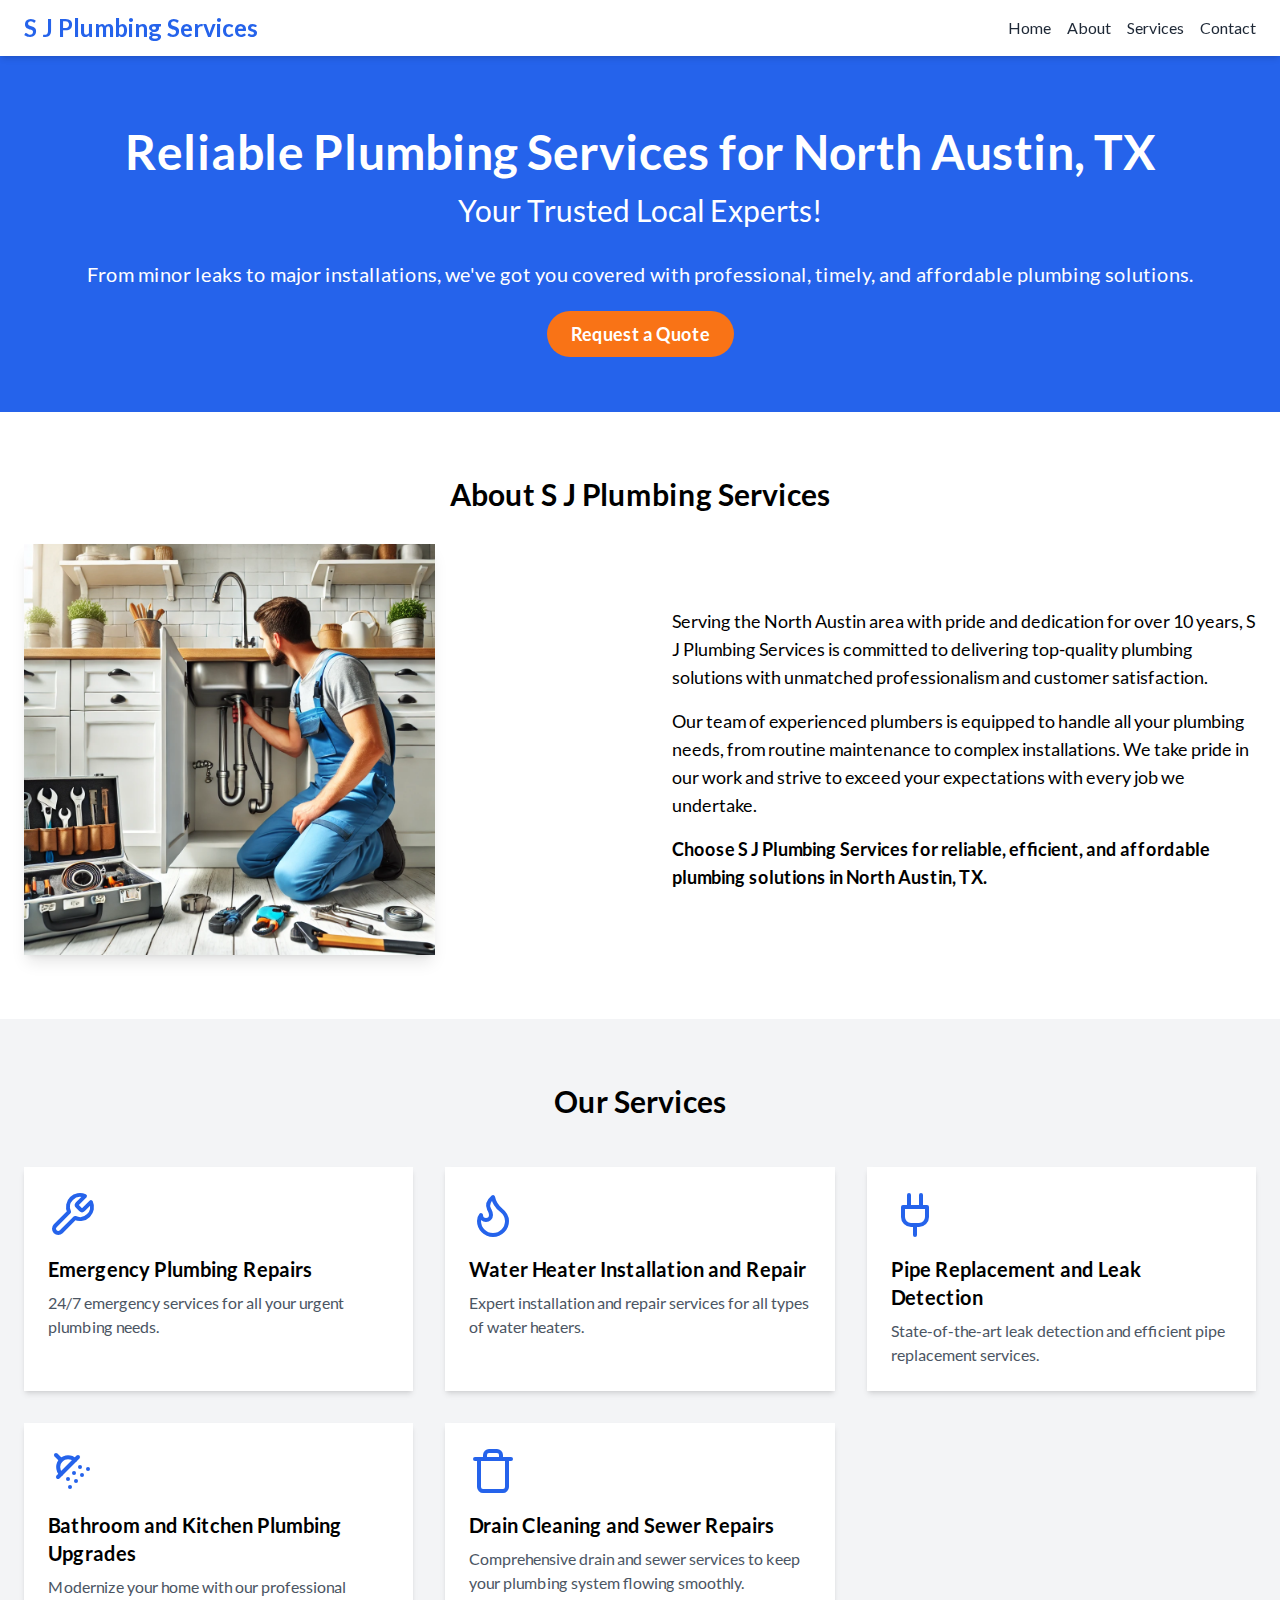
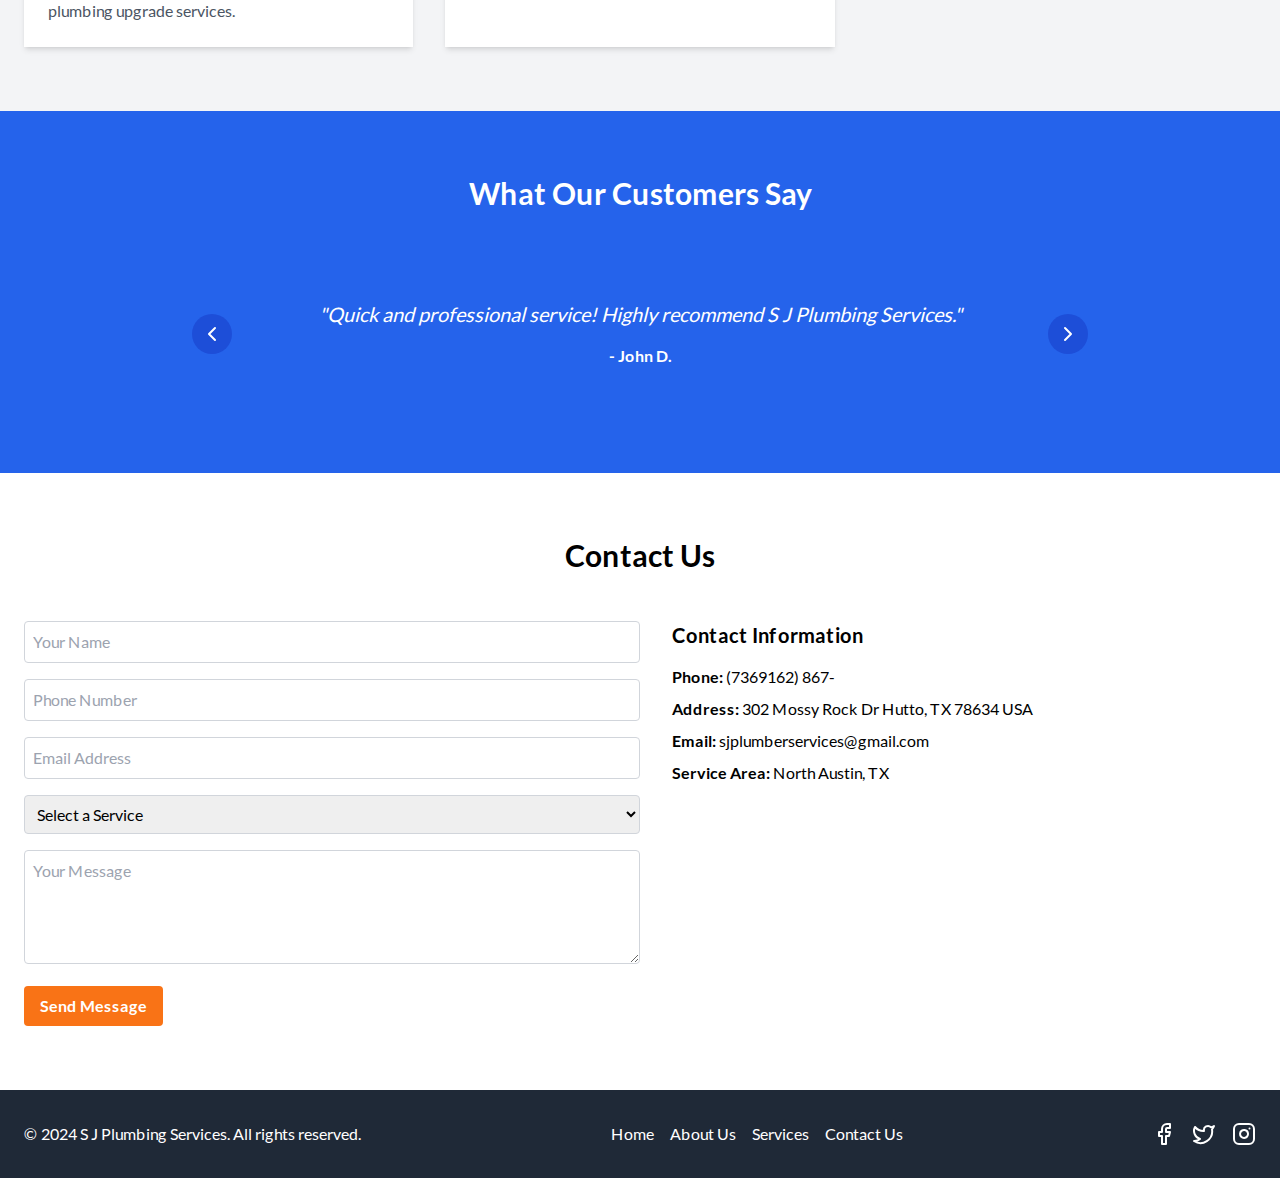
<file: index.html>
<!DOCTYPE html><html lang="en"><head><meta charSet="utf-8"/><meta name="viewport" content="width=device-width, initial-scale=1"/><link rel="preload" href="/_next/static/media/4de1fea1a954a5b6-s.p.woff2" as="font" crossorigin="" type="font/woff2"/><link rel="preload" href="/_next/static/media/6d664cce900333ee-s.p.woff2" as="font" crossorigin="" type="font/woff2"/><link rel="preload" href="/_next/static/media/7ff6869a1704182a-s.p.woff2" as="font" crossorigin="" type="font/woff2"/><link rel="stylesheet" href="/_next/static/css/a18417a79520d24b.css" data-precedence="next"/><link rel="preload" as="script" fetchPriority="low" href="/_next/static/chunks/webpack-eb71513f46f252b9.js"/><script src="/_next/static/chunks/fd9d1056-5d5da651f5c94556.js" async=""></script><script src="/_next/static/chunks/117-01521397c9b14b08.js" async=""></script><script src="/_next/static/chunks/main-app-1c453def1527fe68.js" async=""></script><script src="/_next/static/chunks/142-59492bf958160619.js" async=""></script><script src="/_next/static/chunks/app/page-253bfdaa261038ba.js" async=""></script><title>S J Plumbing Services - Your Trusted Local Experts in North Austin, TX</title><meta name="description" content="Professional plumbing services in North Austin, TX. From minor leaks to major installations, we offer timely and affordable solutions."/><link rel="icon" href="/favicon.ico" type="image/x-icon" sizes="16x16"/><meta name="next-size-adjust"/><script src="/_next/static/chunks/polyfills-42372ed130431b0a.js" noModule=""></script></head><body class="__className_1dd84e"><main class="flex min-h-screen flex-col"><header class="w-full bg-white shadow-md fixed top-0 z-10"><nav class="container mx-auto px-4 sm:px-6 py-3"><div class="flex items-center justify-between"><div class="text-xl sm:text-2xl font-bold text-blue-600">S J Plumbing Services</div><div class="hidden md:flex space-x-4"><a class="text-gray-800 hover:text-blue-600" href="#">Home</a><a class="text-gray-800 hover:text-blue-600" href="#about">About</a><a class="text-gray-800 hover:text-blue-600" href="#services">Services</a><a class="text-gray-800 hover:text-blue-600" href="#contact">Contact</a></div><button class="md:hidden" aria-label="Toggle menu"><svg xmlns="http://www.w3.org/2000/svg" width="24" height="24" viewBox="0 0 24 24" fill="none" stroke="currentColor" stroke-width="2" stroke-linecap="round" stroke-linejoin="round" class="lucide lucide-menu"><line x1="4" x2="20" y1="12" y2="12"></line><line x1="4" x2="20" y1="6" y2="6"></line><line x1="4" x2="20" y1="18" y2="18"></line></svg></button></div></nav></header><section class="w-full bg-blue-600 text-white pt-16"><div class="container mx-auto px-4 sm:px-6 py-12 sm:py-16 text-center"><h1 class="text-3xl sm:text-4xl md:text-5xl font-bold mb-4">Reliable Plumbing Services for North Austin, TX</h1><h2 class="text-xl sm:text-2xl md:text-3xl mb-6 sm:mb-8">Your Trusted Local Experts!</h2><p class="text-lg sm:text-xl mb-6 sm:mb-8">From minor leaks to major installations, we&#x27;ve got you covered with professional, timely, and affordable plumbing solutions.</p><a class="bg-orange-500 hover:bg-orange-600 text-white font-bold py-3 px-6 rounded-full text-lg transition duration-300" href="#contact">Request a Quote</a></div></section><section id="about" class="w-full bg-white py-12 sm:py-16"><div class="container mx-auto px-4 sm:px-6"><h2 class="text-2xl sm:text-3xl font-bold text-center mb-8">About S J Plumbing Services</h2><div class="flex flex-col md:flex-row items-center justify-between"><div class="md:w-1/3 mb-8 md:mb-0"><img alt="S J Plumbing Team or a representative plumbing image" loading="lazy" width="500" height="500" decoding="async" data-nimg="1" class="rounded-lg shadow-lg w-full h-auto" style="color:transparent" src="/_next/static/media/image.80bc6173.png"/></div><div class="md:w-1/2 md:pl-8"><p class="text-base sm:text-lg mb-4">Serving the North Austin area with pride and dedication for over 10 years, S J Plumbing Services is committed to delivering top-quality plumbing solutions with unmatched professionalism and customer satisfaction.</p><p class="text-base sm:text-lg mb-4">Our team of experienced plumbers is equipped to handle all your plumbing needs, from routine maintenance to complex installations. We take pride in our work and strive to exceed your expectations with every job we undertake.</p><p class="text-base sm:text-lg font-semibold">Choose S J Plumbing Services for reliable, efficient, and affordable plumbing solutions in North Austin, TX.</p></div></div></div></section><section id="services" class="w-full bg-gray-100 py-12 sm:py-16"><div class="container mx-auto px-4 sm:px-6"><h2 class="text-2xl sm:text-3xl font-bold text-center mb-8 sm:mb-12">Our Services</h2><div class="grid grid-cols-1 sm:grid-cols-2 lg:grid-cols-3 gap-6 sm:gap-8"><div class="bg-white p-6 rounded-lg shadow-md"><svg xmlns="http://www.w3.org/2000/svg" width="24" height="24" viewBox="0 0 24 24" fill="none" stroke="currentColor" stroke-width="2" stroke-linecap="round" stroke-linejoin="round" class="lucide lucide-wrench w-12 h-12 text-blue-600 mb-4"><path d="M14.7 6.3a1 1 0 0 0 0 1.4l1.6 1.6a1 1 0 0 0 1.4 0l3.77-3.77a6 6 0 0 1-7.94 7.94l-6.91 6.91a2.12 2.12 0 0 1-3-3l6.91-6.91a6 6 0 0 1 7.94-7.94l-3.76 3.76z"></path></svg><h3 class="text-lg sm:text-xl font-semibold mb-2">Emergency Plumbing Repairs</h3><p class="text-gray-600 text-sm sm:text-base">24/7 emergency services for all your urgent plumbing needs.</p></div><div class="bg-white p-6 rounded-lg shadow-md"><svg xmlns="http://www.w3.org/2000/svg" width="24" height="24" viewBox="0 0 24 24" fill="none" stroke="currentColor" stroke-width="2" stroke-linecap="round" stroke-linejoin="round" class="lucide lucide-flame w-12 h-12 text-blue-600 mb-4"><path d="M8.5 14.5A2.5 2.5 0 0 0 11 12c0-1.38-.5-2-1-3-1.072-2.143-.224-4.054 2-6 .5 2.5 2 4.9 4 6.5 2 1.6 3 3.5 3 5.5a7 7 0 1 1-14 0c0-1.153.433-2.294 1-3a2.5 2.5 0 0 0 2.5 2.5z"></path></svg><h3 class="text-lg sm:text-xl font-semibold mb-2">Water Heater Installation and Repair</h3><p class="text-gray-600 text-sm sm:text-base">Expert installation and repair services for all types of water heaters.</p></div><div class="bg-white p-6 rounded-lg shadow-md"><svg xmlns="http://www.w3.org/2000/svg" width="24" height="24" viewBox="0 0 24 24" fill="none" stroke="currentColor" stroke-width="2" stroke-linecap="round" stroke-linejoin="round" class="lucide lucide-plug w-12 h-12 text-blue-600 mb-4"><path d="M12 22v-5"></path><path d="M9 8V2"></path><path d="M15 8V2"></path><path d="M18 8v5a4 4 0 0 1-4 4h-4a4 4 0 0 1-4-4V8Z"></path></svg><h3 class="text-lg sm:text-xl font-semibold mb-2">Pipe Replacement and Leak Detection</h3><p class="text-gray-600 text-sm sm:text-base">State-of-the-art leak detection and efficient pipe replacement services.</p></div><div class="bg-white p-6 rounded-lg shadow-md"><svg xmlns="http://www.w3.org/2000/svg" width="24" height="24" viewBox="0 0 24 24" fill="none" stroke="currentColor" stroke-width="2" stroke-linecap="round" stroke-linejoin="round" class="lucide lucide-shower-head w-12 h-12 text-blue-600 mb-4"><path d="m4 4 2.5 2.5"></path><path d="M13.5 6.5a4.95 4.95 0 0 0-7 7"></path><path d="M15 5 5 15"></path><path d="M14 17v.01"></path><path d="M10 16v.01"></path><path d="M13 13v.01"></path><path d="M16 10v.01"></path><path d="M11 20v.01"></path><path d="M17 14v.01"></path><path d="M20 11v.01"></path></svg><h3 class="text-lg sm:text-xl font-semibold mb-2">Bathroom and Kitchen Plumbing Upgrades</h3><p class="text-gray-600 text-sm sm:text-base">Modernize your home with our professional plumbing upgrade services.</p></div><div class="bg-white p-6 rounded-lg shadow-md"><svg xmlns="http://www.w3.org/2000/svg" width="24" height="24" viewBox="0 0 24 24" fill="none" stroke="currentColor" stroke-width="2" stroke-linecap="round" stroke-linejoin="round" class="lucide lucide-trash w-12 h-12 text-blue-600 mb-4"><path d="M3 6h18"></path><path d="M19 6v14c0 1-1 2-2 2H7c-1 0-2-1-2-2V6"></path><path d="M8 6V4c0-1 1-2 2-2h4c1 0 2 1 2 2v2"></path></svg><h3 class="text-lg sm:text-xl font-semibold mb-2">Drain Cleaning and Sewer Repairs</h3><p class="text-gray-600 text-sm sm:text-base">Comprehensive drain and sewer services to keep your plumbing system flowing smoothly.</p></div></div></div></section><section class="w-full bg-blue-600 text-white py-12 sm:py-16"><div class="container mx-auto px-4 sm:px-6"><h2 class="text-2xl sm:text-3xl font-bold text-center mb-8 sm:mb-12">What Our Customers Say</h2><div class="relative max-w-4xl mx-auto px-8 sm:px-12"><div class="text-center min-h-[150px] flex flex-col justify-center"><p class="text-lg sm:text-xl italic mb-4">&quot;<!-- -->Quick and professional service! Highly recommend S J Plumbing Services.<!-- -->&quot;</p><p class="font-semibold">- <!-- -->John D.</p></div><button class="absolute left-0 top-1/2 transform -translate-y-1/2 bg-blue-700 p-2 rounded-full" aria-label="Previous testimonial"><svg xmlns="http://www.w3.org/2000/svg" width="24" height="24" viewBox="0 0 24 24" fill="none" stroke="currentColor" stroke-width="2" stroke-linecap="round" stroke-linejoin="round" class="lucide lucide-chevron-left w-5 h-5 sm:w-6 sm:h-6"><path d="m15 18-6-6 6-6"></path></svg></button><button class="absolute right-0 top-1/2 transform -translate-y-1/2 bg-blue-700 p-2 rounded-full" aria-label="Next testimonial"><svg xmlns="http://www.w3.org/2000/svg" width="24" height="24" viewBox="0 0 24 24" fill="none" stroke="currentColor" stroke-width="2" stroke-linecap="round" stroke-linejoin="round" class="lucide lucide-chevron-right w-5 h-5 sm:w-6 sm:h-6"><path d="m9 18 6-6-6-6"></path></svg></button></div></div></section><section id="contact" class="w-full bg-white py-12 sm:py-16"><div class="container mx-auto px-4 sm:px-6"><h2 class="text-2xl sm:text-3xl font-bold text-center mb-8 sm:mb-12">Contact Us</h2><div class="flex flex-col md:flex-row justify-between"><div class="md:w-1/2 mb-8 md:mb-0"><form class="space-y-4"><input type="text" placeholder="Your Name" class="w-full p-2 border border-gray-300 rounded" required="" name="name" value=""/><input type="tel" placeholder="Phone Number" class="w-full p-2 border border-gray-300 rounded" required="" name="phone" value=""/><input type="email" placeholder="Email Address" class="w-full p-2 border border-gray-300 rounded" required="" name="email" value=""/><select name="service" class="w-full p-2 border border-gray-300 rounded" required=""><option value="" selected="">Select a Service</option><option value="emergency">Emergency Plumbing Repairs</option><option value="waterheater">Water Heater Services</option><option value="pipes">Pipe Replacement and Leak Detection</option><option value="upgrades">Bathroom and Kitchen Upgrades</option><option value="drain">Drain Cleaning and Sewer Repairs</option></select><textarea name="message" placeholder="Your Message" class="w-full p-2 border border-gray-300 rounded" rows="4" required=""></textarea><button type="submit" class="w-full sm:w-auto bg-orange-500 hover:bg-orange-600 text-white font-bold py-2 px-4 rounded transition duration-300">Send Message</button></form></div><div class="md:w-1/2 md:pl-8"><h3 class="text-xl font-semibold mb-4">Contact Information</h3><p class="mb-2"><strong>Phone:</strong> (7369162) 867-</p><p class="mb-2"><strong>Address:</strong> 302 Mossy Rock Dr Hutto, TX 78634 USA</p><p class="mb-2"><strong>Email:</strong> sjplumberservices@gmail.com</p><p class="mb-4"><strong>Service Area:</strong> North Austin, TX</p><div class="aspect-w-16 aspect-h-9"><iframe src="https://www.google.com/maps/embed?pb=!1m18!1m12!1m3!1d3436.7427161605196!2d-97.54183772264487!3d30.528313474683415!2m3!1f0!2f0!3f0!3m2!1i1024!2i768!4f13.1!3m3!1m2!1s0x8644db6e274e93dd%3A0x3fa6a55e93957d4a!2s302%20Mossy%20Rock%20Dr%2C%20Hutto%2C%20TX%2078634!5e0!3m2!1sen!2sus!4v1733288643573!5m2!1sen!2sus" width="100%" height="100%" style="border:0" allowFullScreen="" loading="lazy"></iframe></div></div></div></div></section><footer class="w-full bg-gray-800 text-white py-8"><div class="container mx-auto px-4 sm:px-6"><div class="flex flex-col md:flex-row justify-between items-center"><div class="mb-4 md:mb-0 text-center md:text-left"><p>© 2024 S J Plumbing Services. All rights reserved.</p></div><div class="flex flex-wrap justify-center space-x-4 mb-4 md:mb-0"><a class="hover:text-blue-400" href="/">Home</a><a class="hover:text-blue-400" href="#about">About Us</a><a class="hover:text-blue-400" href="#services">Services</a><a class="hover:text-blue-400" href="#contact">Contact Us</a></div><div class="flex space-x-4"><a href="#" class="hover:text-blue-400"><svg xmlns="http://www.w3.org/2000/svg" width="24" height="24" viewBox="0 0 24 24" fill="none" stroke="currentColor" stroke-width="2" stroke-linecap="round" stroke-linejoin="round" class="lucide lucide-facebook w-6 h-6"><path d="M18 2h-3a5 5 0 0 0-5 5v3H7v4h3v8h4v-8h3l1-4h-4V7a1 1 0 0 1 1-1h3z"></path></svg></a><a href="#" class="hover:text-blue-400"><svg xmlns="http://www.w3.org/2000/svg" width="24" height="24" viewBox="0 0 24 24" fill="none" stroke="currentColor" stroke-width="2" stroke-linecap="round" stroke-linejoin="round" class="lucide lucide-twitter w-6 h-6"><path d="M22 4s-.7 2.1-2 3.4c1.6 10-9.4 17.3-18 11.6 2.2.1 4.4-.6 6-2C3 15.5.5 9.6 3 5c2.2 2.6 5.6 4.1 9 4-.9-4.2 4-6.6 7-3.8 1.1 0 3-1.2 3-1.2z"></path></svg></a><a href="#" class="hover:text-blue-400"><svg xmlns="http://www.w3.org/2000/svg" width="24" height="24" viewBox="0 0 24 24" fill="none" stroke="currentColor" stroke-width="2" stroke-linecap="round" stroke-linejoin="round" class="lucide lucide-instagram w-6 h-6"><rect width="20" height="20" x="2" y="2" rx="5" ry="5"></rect><path d="M16 11.37A4 4 0 1 1 12.63 8 4 4 0 0 1 16 11.37z"></path><line x1="17.5" x2="17.51" y1="6.5" y2="6.5"></line></svg></a></div></div></div></footer></main><script src="/_next/static/chunks/webpack-eb71513f46f252b9.js" async=""></script><script>(self.__next_f=self.__next_f||[]).push([0]);self.__next_f.push([2,null])</script><script>self.__next_f.push([1,"1:HL[\"/_next/static/media/4de1fea1a954a5b6-s.p.woff2\",\"font\",{\"crossOrigin\":\"\",\"type\":\"font/woff2\"}]\n2:HL[\"/_next/static/media/6d664cce900333ee-s.p.woff2\",\"font\",{\"crossOrigin\":\"\",\"type\":\"font/woff2\"}]\n3:HL[\"/_next/static/media/7ff6869a1704182a-s.p.woff2\",\"font\",{\"crossOrigin\":\"\",\"type\":\"font/woff2\"}]\n4:HL[\"/_next/static/css/a18417a79520d24b.css\",\"style\"]\n"])</script><script>self.__next_f.push([1,"5:I[2846,[],\"\"]\n7:I[35,[\"142\",\"static/chunks/142-59492bf958160619.js\",\"931\",\"static/chunks/app/page-253bfdaa261038ba.js\"],\"default\"]\n8:I[2972,[\"142\",\"static/chunks/142-59492bf958160619.js\",\"931\",\"static/chunks/app/page-253bfdaa261038ba.js\"],\"\"]\n9:I[5878,[\"142\",\"static/chunks/142-59492bf958160619.js\",\"931\",\"static/chunks/app/page-253bfdaa261038ba.js\"],\"Image\"]\na:I[5185,[\"142\",\"static/chunks/142-59492bf958160619.js\",\"931\",\"static/chunks/app/page-253bfdaa261038ba.js\"],\"default\"]\nb:I[2573,[\"142\",\"static/chunks/142-59492bf958160619.js\",\"931\",\"static/chunks/app/page-253bfdaa261038ba.js\"],\"default\"]\nc:I[4707,[],\"\"]\nd:I[6423,[],\"\"]\nf:I[1060,[],\"\"]\n10:[]\n"])</script><script>self.__next_f.push([1,"0:[\"$\",\"$L5\",null,{\"buildId\":\"ZWWeJzI071pcZVTZ00MzX\",\"assetPrefix\":\"\",\"urlParts\":[\"\",\"\"],\"initialTree\":[\"\",{\"children\":[\"__PAGE__\",{}]},\"$undefined\",\"$undefined\",true],\"initialSeedData\":[\"\",{\"children\":[\"__PAGE__\",{},[[\"$L6\",[\"$\",\"main\",null,{\"className\":\"flex min-h-screen flex-col\",\"children\":[[\"$\",\"$L7\",null,{}],[\"$\",\"section\",null,{\"className\":\"w-full bg-blue-600 text-white pt-16\",\"children\":[\"$\",\"div\",null,{\"className\":\"container mx-auto px-4 sm:px-6 py-12 sm:py-16 text-center\",\"children\":[[\"$\",\"h1\",null,{\"className\":\"text-3xl sm:text-4xl md:text-5xl font-bold mb-4\",\"children\":\"Reliable Plumbing Services for North Austin, TX\"}],[\"$\",\"h2\",null,{\"className\":\"text-xl sm:text-2xl md:text-3xl mb-6 sm:mb-8\",\"children\":\"Your Trusted Local Experts!\"}],[\"$\",\"p\",null,{\"className\":\"text-lg sm:text-xl mb-6 sm:mb-8\",\"children\":\"From minor leaks to major installations, we've got you covered with professional, timely, and affordable plumbing solutions.\"}],[\"$\",\"$L8\",null,{\"href\":\"#contact\",\"className\":\"bg-orange-500 hover:bg-orange-600 text-white font-bold py-3 px-6 rounded-full text-lg transition duration-300\",\"children\":\"Request a Quote\"}]]}]}],[\"$\",\"section\",null,{\"id\":\"about\",\"className\":\"w-full bg-white py-12 sm:py-16\",\"children\":[\"$\",\"div\",null,{\"className\":\"container mx-auto px-4 sm:px-6\",\"children\":[[\"$\",\"h2\",null,{\"className\":\"text-2xl sm:text-3xl font-bold text-center mb-8\",\"children\":\"About S J Plumbing Services\"}],[\"$\",\"div\",null,{\"className\":\"flex flex-col md:flex-row items-center justify-between\",\"children\":[[\"$\",\"div\",null,{\"className\":\"md:w-1/3 mb-8 md:mb-0\",\"children\":[\"$\",\"$L9\",null,{\"src\":{\"src\":\"/_next/static/media/image.80bc6173.png\",\"height\":1024,\"width\":1024,\"blurDataURL\":\"[data-uri]\",\"blurWidth\":8,\"blurHeight\":8},\"alt\":\"S J Plumbing Team or a representative plumbing image\",\"width\":500,\"height\":500,\"className\":\"rounded-lg shadow-lg w-full h-auto\"}]}],[\"$\",\"div\",null,{\"className\":\"md:w-1/2 md:pl-8\",\"children\":[[\"$\",\"p\",null,{\"className\":\"text-base sm:text-lg mb-4\",\"children\":\"Serving the North Austin area with pride and dedication for over 10 years, S J Plumbing Services is committed to delivering top-quality plumbing solutions with unmatched professionalism and customer satisfaction.\"}],[\"$\",\"p\",null,{\"className\":\"text-base sm:text-lg mb-4\",\"children\":\"Our team of experienced plumbers is equipped to handle all your plumbing needs, from routine maintenance to complex installations. We take pride in our work and strive to exceed your expectations with every job we undertake.\"}],[\"$\",\"p\",null,{\"className\":\"text-base sm:text-lg font-semibold\",\"children\":\"Choose S J Plumbing Services for reliable, efficient, and affordable plumbing solutions in North Austin, TX.\"}]]}]]}]]}]}],[\"$\",\"section\",null,{\"id\":\"services\",\"className\":\"w-full bg-gray-100 py-12 sm:py-16\",\"children\":[\"$\",\"div\",null,{\"className\":\"container mx-auto px-4 sm:px-6\",\"children\":[[\"$\",\"h2\",null,{\"className\":\"text-2xl sm:text-3xl font-bold text-center mb-8 sm:mb-12\",\"children\":\"Our Services\"}],[\"$\",\"div\",null,{\"className\":\"grid grid-cols-1 sm:grid-cols-2 lg:grid-cols-3 gap-6 sm:gap-8\",\"children\":[[\"$\",\"div\",\"1\",{\"className\":\"bg-white p-6 rounded-lg shadow-md\",\"children\":[[\"$\",\"svg\",null,{\"xmlns\":\"http://www.w3.org/2000/svg\",\"width\":24,\"height\":24,\"viewBox\":\"0 0 24 24\",\"fill\":\"none\",\"stroke\":\"currentColor\",\"strokeWidth\":2,\"strokeLinecap\":\"round\",\"strokeLinejoin\":\"round\",\"className\":\"lucide lucide-wrench w-12 h-12 text-blue-600 mb-4\",\"children\":[[\"$\",\"path\",\"cbrjhi\",{\"d\":\"M14.7 6.3a1 1 0 0 0 0 1.4l1.6 1.6a1 1 0 0 0 1.4 0l3.77-3.77a6 6 0 0 1-7.94 7.94l-6.91 6.91a2.12 2.12 0 0 1-3-3l6.91-6.91a6 6 0 0 1 7.94-7.94l-3.76 3.76z\"}],\"$undefined\"]}],[\"$\",\"h3\",null,{\"className\":\"text-lg sm:text-xl font-semibold mb-2\",\"children\":\"Emergency Plumbing Repairs\"}],[\"$\",\"p\",null,{\"className\":\"text-gray-600 text-sm sm:text-base\",\"children\":\"24/7 emergency services for all your urgent plumbing needs.\"}]]}],[\"$\",\"div\",\"2\",{\"className\":\"bg-white p-6 rounded-lg shadow-md\",\"children\":[[\"$\",\"svg\",null,{\"xmlns\":\"http://www.w3.org/2000/svg\",\"width\":24,\"height\":24,\"viewBox\":\"0 0 24 24\",\"fill\":\"none\",\"stroke\":\"currentColor\",\"strokeWidth\":2,\"strokeLinecap\":\"round\",\"strokeLinejoin\":\"round\",\"className\":\"lucide lucide-flame w-12 h-12 text-blue-600 mb-4\",\"children\":[[\"$\",\"path\",\"96xj49\",{\"d\":\"M8.5 14.5A2.5 2.5 0 0 0 11 12c0-1.38-.5-2-1-3-1.072-2.143-.224-4.054 2-6 .5 2.5 2 4.9 4 6.5 2 1.6 3 3.5 3 5.5a7 7 0 1 1-14 0c0-1.153.433-2.294 1-3a2.5 2.5 0 0 0 2.5 2.5z\"}],\"$undefined\"]}],[\"$\",\"h3\",null,{\"className\":\"text-lg sm:text-xl font-semibold mb-2\",\"children\":\"Water Heater Installation and Repair\"}],[\"$\",\"p\",null,{\"className\":\"text-gray-600 text-sm sm:text-base\",\"children\":\"Expert installation and repair services for all types of water heaters.\"}]]}],[\"$\",\"div\",\"3\",{\"className\":\"bg-white p-6 rounded-lg shadow-md\",\"children\":[[\"$\",\"svg\",null,{\"xmlns\":\"http://www.w3.org/2000/svg\",\"width\":24,\"height\":24,\"viewBox\":\"0 0 24 24\",\"fill\":\"none\",\"stroke\":\"currentColor\",\"strokeWidth\":2,\"strokeLinecap\":\"round\",\"strokeLinejoin\":\"round\",\"className\":\"lucide lucide-plug w-12 h-12 text-blue-600 mb-4\",\"children\":[[\"$\",\"path\",\"1ega77\",{\"d\":\"M12 22v-5\"}],[\"$\",\"path\",\"14iosj\",{\"d\":\"M9 8V2\"}],[\"$\",\"path\",\"18g5xt\",{\"d\":\"M15 8V2\"}],[\"$\",\"path\",\"osxo6l\",{\"d\":\"M18 8v5a4 4 0 0 1-4 4h-4a4 4 0 0 1-4-4V8Z\"}],\"$undefined\"]}],[\"$\",\"h3\",null,{\"className\":\"text-lg sm:text-xl font-semibold mb-2\",\"children\":\"Pipe Replacement and Leak Detection\"}],[\"$\",\"p\",null,{\"className\":\"text-gray-600 text-sm sm:text-base\",\"children\":\"State-of-the-art leak detection and efficient pipe replacement services.\"}]]}],[\"$\",\"div\",\"4\",{\"className\":\"bg-white p-6 rounded-lg shadow-md\",\"children\":[[\"$\",\"svg\",null,{\"xmlns\":\"http://www.w3.org/2000/svg\",\"width\":24,\"height\":24,\"viewBox\":\"0 0 24 24\",\"fill\":\"none\",\"stroke\":\"currentColor\",\"strokeWidth\":2,\"strokeLinecap\":\"round\",\"strokeLinejoin\":\"round\",\"className\":\"lucide lucide-shower-head w-12 h-12 text-blue-600 mb-4\",\"children\":[[\"$\",\"path\",\"uv2vmf\",{\"d\":\"m4 4 2.5 2.5\"}],[\"$\",\"path\",\"frdkwv\",{\"d\":\"M13.5 6.5a4.95 4.95 0 0 0-7 7\"}],[\"$\",\"path\",\"1ag8rq\",{\"d\":\"M15 5 5 15\"}],[\"$\",\"path\",\"eokfpp\",{\"d\":\"M14 17v.01\"}],[\"$\",\"path\",\"14uyyl\",{\"d\":\"M10 16v.01\"}],[\"$\",\"path\",\"1v1k97\",{\"d\":\"M13 13v.01\"}],[\"$\",\"path\",\"5169yg\",{\"d\":\"M16 10v.01\"}],[\"$\",\"path\",\"cj92p8\",{\"d\":\"M11 20v.01\"}],[\"$\",\"path\",\"11cswd\",{\"d\":\"M17 14v.01\"}],[\"$\",\"path\",\"19e0od\",{\"d\":\"M20 11v.01\"}],\"$undefined\"]}],[\"$\",\"h3\",null,{\"className\":\"text-lg sm:text-xl font-semibold mb-2\",\"children\":\"Bathroom and Kitchen Plumbing Upgrades\"}],[\"$\",\"p\",null,{\"className\":\"text-gray-600 text-sm sm:text-base\",\"children\":\"Modernize your home with our professional plumbing upgrade services.\"}]]}],[\"$\",\"div\",\"5\",{\"className\":\"bg-white p-6 rounded-lg shadow-md\",\"children\":[[\"$\",\"svg\",null,{\"xmlns\":\"http://www.w3.org/2000/svg\",\"width\":24,\"height\":24,\"viewBox\":\"0 0 24 24\",\"fill\":\"none\",\"stroke\":\"currentColor\",\"strokeWidth\":2,\"strokeLinecap\":\"round\",\"strokeLinejoin\":\"round\",\"className\":\"lucide lucide-trash w-12 h-12 text-blue-600 mb-4\",\"children\":[[\"$\",\"path\",\"d0wm0j\",{\"d\":\"M3 6h18\"}],[\"$\",\"path\",\"4alrt4\",{\"d\":\"M19 6v14c0 1-1 2-2 2H7c-1 0-2-1-2-2V6\"}],[\"$\",\"path\",\"v07s0e\",{\"d\":\"M8 6V4c0-1 1-2 2-2h4c1 0 2 1 2 2v2\"}],\"$undefined\"]}],[\"$\",\"h3\",null,{\"className\":\"text-lg sm:text-xl font-semibold mb-2\",\"children\":\"Drain Cleaning and Sewer Repairs\"}],[\"$\",\"p\",null,{\"className\":\"text-gray-600 text-sm sm:text-base\",\"children\":\"Comprehensive drain and sewer services to keep your plumbing system flowing smoothly.\"}]]}]]}]]}]}],[\"$\",\"$La\",null,{}],[\"$\",\"$Lb\",null,{}],[\"$\",\"footer\",null,{\"className\":\"w-full bg-gray-800 text-white py-8\",\"children\":[\"$\",\"div\",null,{\"className\":\"container mx-auto px-4 sm:px-6\",\"children\":[\"$\",\"div\",null,{\"className\":\"flex flex-col md:flex-row justify-between items-center\",\"children\":[[\"$\",\"div\",null,{\"className\":\"mb-4 md:mb-0 text-center md:text-left\",\"children\":[\"$\",\"p\",null,{\"children\":\"© 2024 S J Plumbing Services. All rights reserved.\"}]}],[\"$\",\"div\",null,{\"className\":\"flex flex-wrap justify-center space-x-4 mb-4 md:mb-0\",\"children\":[[\"$\",\"$L8\",null,{\"href\":\"/\",\"className\":\"hover:text-blue-400\",\"children\":\"Home\"}],[\"$\",\"$L8\",null,{\"href\":\"#about\",\"className\":\"hover:text-blue-400\",\"children\":\"About Us\"}],[\"$\",\"$L8\",null,{\"href\":\"#services\",\"className\":\"hover:text-blue-400\",\"children\":\"Services\"}],[\"$\",\"$L8\",null,{\"href\":\"#contact\",\"className\":\"hover:text-blue-400\",\"children\":\"Contact Us\"}]]}],[\"$\",\"div\",null,{\"className\":\"flex space-x-4\",\"children\":[[\"$\",\"a\",null,{\"href\":\"#\",\"className\":\"hover:text-blue-400\",\"children\":[\"$\",\"svg\",null,{\"xmlns\":\"http://www.w3.org/2000/svg\",\"width\":24,\"height\":24,\"viewBox\":\"0 0 24 24\",\"fill\":\"none\",\"stroke\":\"currentColor\",\"strokeWidth\":2,\"strokeLinecap\":\"round\",\"strokeLinejoin\":\"round\",\"className\":\"lucide lucide-facebook w-6 h-6\",\"children\":[[\"$\",\"path\",\"1jg4f8\",{\"d\":\"M18 2h-3a5 5 0 0 0-5 5v3H7v4h3v8h4v-8h3l1-4h-4V7a1 1 0 0 1 1-1h3z\"}],\"$undefined\"]}]}],[\"$\",\"a\",null,{\"href\":\"#\",\"className\":\"hover:text-blue-400\",\"children\":[\"$\",\"svg\",null,{\"xmlns\":\"http://www.w3.org/2000/svg\",\"width\":24,\"height\":24,\"viewBox\":\"0 0 24 24\",\"fill\":\"none\",\"stroke\":\"currentColor\",\"strokeWidth\":2,\"strokeLinecap\":\"round\",\"strokeLinejoin\":\"round\",\"className\":\"lucide lucide-twitter w-6 h-6\",\"children\":[[\"$\",\"path\",\"pff0z6\",{\"d\":\"M22 4s-.7 2.1-2 3.4c1.6 10-9.4 17.3-18 11.6 2.2.1 4.4-.6 6-2C3 15.5.5 9.6 3 5c2.2 2.6 5.6 4.1 9 4-.9-4.2 4-6.6 7-3.8 1.1 0 3-1.2 3-1.2z\"}],\"$undefined\"]}]}],[\"$\",\"a\",null,{\"href\":\"#\",\"className\":\"hover:text-blue-400\",\"children\":[\"$\",\"svg\",null,{\"xmlns\":\"http://www.w3.org/2000/svg\",\"width\":24,\"height\":24,\"viewBox\":\"0 0 24 24\",\"fill\":\"none\",\"stroke\":\"currentColor\",\"strokeWidth\":2,\"strokeLinecap\":\"round\",\"strokeLinejoin\":\"round\",\"className\":\"lucide lucide-instagram w-6 h-6\",\"children\":[[\"$\",\"rect\",\"2e1cvw\",{\"width\":\"20\",\"height\":\"20\",\"x\":\"2\",\"y\":\"2\",\"rx\":\"5\",\"ry\":\"5\"}],[\"$\",\"path\",\"9exkf1\",{\"d\":\"M16 11.37A4 4 0 1 1 12.63 8 4 4 0 0 1 16 11.37z\"}],[\"$\",\"line\",\"r4j83e\",{\"x1\":\"17.5\",\"x2\":\"17.51\",\"y1\":\"6.5\",\"y2\":\"6.5\"}],\"$undefined\"]}]}]]}]]}]}]}]]}],null],null],null]},[[[[\"$\",\"link\",\"0\",{\"rel\":\"stylesheet\",\"href\":\"/_next/static/css/a18417a79520d24b.css\",\"precedence\":\"next\",\"crossOrigin\":\"$undefined\"}]],[\"$\",\"html\",null,{\"lang\":\"en\",\"children\":[\"$\",\"body\",null,{\"className\":\"__className_1dd84e\",\"children\":[\"$\",\"$Lc\",null,{\"parallelRouterKey\":\"children\",\"segmentPath\":[\"children\"],\"error\":\"$undefined\",\"errorStyles\":\"$undefined\",\"errorScripts\":\"$undefined\",\"template\":[\"$\",\"$Ld\",null,{}],\"templateStyles\":\"$undefined\",\"templateScripts\":\"$undefined\",\"notFound\":[[\"$\",\"title\",null,{\"children\":\"404: This page could not be found.\"}],[\"$\",\"div\",null,{\"style\":{\"fontFamily\":\"system-ui,\\\"Segoe UI\\\",Roboto,Helvetica,Arial,sans-serif,\\\"Apple Color Emoji\\\",\\\"Segoe UI Emoji\\\"\",\"height\":\"100vh\",\"textAlign\":\"center\",\"display\":\"flex\",\"flexDirection\":\"column\",\"alignItems\":\"center\",\"justifyContent\":\"center\"},\"children\":[\"$\",\"div\",null,{\"children\":[[\"$\",\"style\",null,{\"dangerouslySetInnerHTML\":{\"__html\":\"body{color:#000;background:#fff;margin:0}.next-error-h1{border-right:1px solid rgba(0,0,0,.3)}@media (prefers-color-scheme:dark){body{color:#fff;background:#000}.next-error-h1{border-right:1px solid rgba(255,255,255,.3)}}\"}}],[\"$\",\"h1\",null,{\"className\":\"next-error-h1\",\"style\":{\"display\":\"inline-block\",\"margin\":\"0 20px 0 0\",\"padding\":\"0 23px 0 0\",\"fontSize\":24,\"fontWeight\":500,\"verticalAlign\":\"top\",\"lineHeight\":\"49px\"},\"children\":\"404\"}],[\"$\",\"div\",null,{\"style\":{\"display\":\"inline-block\"},\"children\":[\"$\",\"h2\",null,{\"style\":{\"fontSize\":14,\"fontWeight\":400,\"lineHeight\":\"49px\",\"margin\":0},\"children\":\"This page could not be found.\"}]}]]}]}]],\"notFoundStyles\":[]}]}]}]],null],null],\"couldBeIntercepted\":false,\"initialHead\":[null,\"$Le\"],\"globalErrorComponent\":\"$f\",\"missingSlots\":\"$W10\"}]\n"])</script><script>self.__next_f.push([1,"e:[[\"$\",\"meta\",\"0\",{\"name\":\"viewport\",\"content\":\"width=device-width, initial-scale=1\"}],[\"$\",\"meta\",\"1\",{\"charSet\":\"utf-8\"}],[\"$\",\"title\",\"2\",{\"children\":\"S J Plumbing Services - Your Trusted Local Experts in North Austin, TX\"}],[\"$\",\"meta\",\"3\",{\"name\":\"description\",\"content\":\"Professional plumbing services in North Austin, TX. From minor leaks to major installations, we offer timely and affordable solutions.\"}],[\"$\",\"link\",\"4\",{\"rel\":\"icon\",\"href\":\"/favicon.ico\",\"type\":\"image/x-icon\",\"sizes\":\"16x16\"}],[\"$\",\"meta\",\"5\",{\"name\":\"next-size-adjust\"}]]\n6:null\n"])</script></body></html>
</file>
<file: _next/static/css/a18417a79520d24b.css>
@font-face{font-family:__Lato_1dd84e;font-style:normal;font-weight:400;font-display:swap;src:url(/_next/static/media/f1df658da56627d0-s.woff2) format("woff2");unicode-range:u+0100-02ba,u+02bd-02c5,u+02c7-02cc,u+02ce-02d7,u+02dd-02ff,u+0304,u+0308,u+0329,u+1d00-1dbf,u+1e00-1e9f,u+1ef2-1eff,u+2020,u+20a0-20ab,u+20ad-20c0,u+2113,u+2c60-2c7f,u+a720-a7ff}@font-face{font-family:__Lato_1dd84e;font-style:normal;font-weight:400;font-display:swap;src:url(/_next/static/media/4de1fea1a954a5b6-s.p.woff2) format("woff2");unicode-range:u+00??,u+0131,u+0152-0153,u+02bb-02bc,u+02c6,u+02da,u+02dc,u+0304,u+0308,u+0329,u+2000-206f,u+20ac,u+2122,u+2191,u+2193,u+2212,u+2215,u+feff,u+fffd}@font-face{font-family:__Lato_1dd84e;font-style:normal;font-weight:700;font-display:swap;src:url(/_next/static/media/162938472036e0a8-s.woff2) format("woff2");unicode-range:u+0100-02ba,u+02bd-02c5,u+02c7-02cc,u+02ce-02d7,u+02dd-02ff,u+0304,u+0308,u+0329,u+1d00-1dbf,u+1e00-1e9f,u+1ef2-1eff,u+2020,u+20a0-20ab,u+20ad-20c0,u+2113,u+2c60-2c7f,u+a720-a7ff}@font-face{font-family:__Lato_1dd84e;font-style:normal;font-weight:700;font-display:swap;src:url(/_next/static/media/6d664cce900333ee-s.p.woff2) format("woff2");unicode-range:u+00??,u+0131,u+0152-0153,u+02bb-02bc,u+02c6,u+02da,u+02dc,u+0304,u+0308,u+0329,u+2000-206f,u+20ac,u+2122,u+2191,u+2193,u+2212,u+2215,u+feff,u+fffd}@font-face{font-family:__Lato_1dd84e;font-style:normal;font-weight:900;font-display:swap;src:url(/_next/static/media/af4d27004aa34222-s.woff2) format("woff2");unicode-range:u+0100-02ba,u+02bd-02c5,u+02c7-02cc,u+02ce-02d7,u+02dd-02ff,u+0304,u+0308,u+0329,u+1d00-1dbf,u+1e00-1e9f,u+1ef2-1eff,u+2020,u+20a0-20ab,u+20ad-20c0,u+2113,u+2c60-2c7f,u+a720-a7ff}@font-face{font-family:__Lato_1dd84e;font-style:normal;font-weight:900;font-display:swap;src:url(/_next/static/media/7ff6869a1704182a-s.p.woff2) format("woff2");unicode-range:u+00??,u+0131,u+0152-0153,u+02bb-02bc,u+02c6,u+02da,u+02dc,u+0304,u+0308,u+0329,u+2000-206f,u+20ac,u+2122,u+2191,u+2193,u+2212,u+2215,u+feff,u+fffd}@font-face{font-family:__Lato_Fallback_1dd84e;src:local("Arial");ascent-override:101.03%;descent-override:21.80%;line-gap-override:0.00%;size-adjust:97.69%}.__className_1dd84e{font-family:__Lato_1dd84e,__Lato_Fallback_1dd84e;font-style:normal}*,:after,:before{--tw-border-spacing-x:0;--tw-border-spacing-y:0;--tw-translate-x:0;--tw-translate-y:0;--tw-rotate:0;--tw-skew-x:0;--tw-skew-y:0;--tw-scale-x:1;--tw-scale-y:1;--tw-pan-x: ;--tw-pan-y: ;--tw-pinch-zoom: ;--tw-scroll-snap-strictness:proximity;--tw-gradient-from-position: ;--tw-gradient-via-position: ;--tw-gradient-to-position: ;--tw-ordinal: ;--tw-slashed-zero: ;--tw-numeric-figure: ;--tw-numeric-spacing: ;--tw-numeric-fraction: ;--tw-ring-inset: ;--tw-ring-offset-width:0px;--tw-ring-offset-color:#fff;--tw-ring-color:rgba(59,130,246,.5);--tw-ring-offset-shadow:0 0 #0000;--tw-ring-shadow:0 0 #0000;--tw-shadow:0 0 #0000;--tw-shadow-colored:0 0 #0000;--tw-blur: ;--tw-brightness: ;--tw-contrast: ;--tw-grayscale: ;--tw-hue-rotate: ;--tw-invert: ;--tw-saturate: ;--tw-sepia: ;--tw-drop-shadow: ;--tw-backdrop-blur: ;--tw-backdrop-brightness: ;--tw-backdrop-contrast: ;--tw-backdrop-grayscale: ;--tw-backdrop-hue-rotate: ;--tw-backdrop-invert: ;--tw-backdrop-opacity: ;--tw-backdrop-saturate: ;--tw-backdrop-sepia: ;--tw-contain-size: ;--tw-contain-layout: ;--tw-contain-paint: ;--tw-contain-style: }::backdrop{--tw-border-spacing-x:0;--tw-border-spacing-y:0;--tw-translate-x:0;--tw-translate-y:0;--tw-rotate:0;--tw-skew-x:0;--tw-skew-y:0;--tw-scale-x:1;--tw-scale-y:1;--tw-pan-x: ;--tw-pan-y: ;--tw-pinch-zoom: ;--tw-scroll-snap-strictness:proximity;--tw-gradient-from-position: ;--tw-gradient-via-position: ;--tw-gradient-to-position: ;--tw-ordinal: ;--tw-slashed-zero: ;--tw-numeric-figure: ;--tw-numeric-spacing: ;--tw-numeric-fraction: ;--tw-ring-inset: ;--tw-ring-offset-width:0px;--tw-ring-offset-color:#fff;--tw-ring-color:rgba(59,130,246,.5);--tw-ring-offset-shadow:0 0 #0000;--tw-ring-shadow:0 0 #0000;--tw-shadow:0 0 #0000;--tw-shadow-colored:0 0 #0000;--tw-blur: ;--tw-brightness: ;--tw-contrast: ;--tw-grayscale: ;--tw-hue-rotate: ;--tw-invert: ;--tw-saturate: ;--tw-sepia: ;--tw-drop-shadow: ;--tw-backdrop-blur: ;--tw-backdrop-brightness: ;--tw-backdrop-contrast: ;--tw-backdrop-grayscale: ;--tw-backdrop-hue-rotate: ;--tw-backdrop-invert: ;--tw-backdrop-opacity: ;--tw-backdrop-saturate: ;--tw-backdrop-sepia: ;--tw-contain-size: ;--tw-contain-layout: ;--tw-contain-paint: ;--tw-contain-style: }/*
! tailwindcss v3.4.16 | MIT License | https://tailwindcss.com
*/*,:after,:before{box-sizing:border-box;border:0 solid #e5e7eb}:after,:before{--tw-content:""}:host,html{line-height:1.5;-webkit-text-size-adjust:100%;-moz-tab-size:4;tab-size:4;font-family:ui-sans-serif,system-ui,sans-serif,Apple Color Emoji,Segoe UI Emoji,Segoe UI Symbol,Noto Color Emoji;font-feature-settings:normal;font-variation-settings:normal;-webkit-tap-highlight-color:transparent}body{margin:0;line-height:inherit}hr{height:0;color:inherit;border-top-width:1px}abbr:where([title]){text-decoration:underline dotted}h1,h2,h3,h4,h5,h6{font-size:inherit;font-weight:inherit}a{color:inherit;text-decoration:inherit}b,strong{font-weight:bolder}code,kbd,pre,samp{font-family:ui-monospace,SFMono-Regular,Menlo,Monaco,Consolas,Liberation Mono,Courier New,monospace;font-feature-settings:normal;font-variation-settings:normal;font-size:1em}small{font-size:80%}sub,sup{font-size:75%;line-height:0;position:relative;vertical-align:baseline}sub{bottom:-.25em}sup{top:-.5em}table{text-indent:0;border-color:inherit;border-collapse:collapse}button,input,optgroup,select,textarea{font-family:inherit;font-feature-settings:inherit;font-variation-settings:inherit;font-size:100%;font-weight:inherit;line-height:inherit;letter-spacing:inherit;color:inherit;margin:0;padding:0}button,select{text-transform:none}button,input:where([type=button]),input:where([type=reset]),input:where([type=submit]){-webkit-appearance:button;background-color:transparent;background-image:none}:-moz-focusring{outline:auto}:-moz-ui-invalid{box-shadow:none}progress{vertical-align:baseline}::-webkit-inner-spin-button,::-webkit-outer-spin-button{height:auto}[type=search]{-webkit-appearance:textfield;outline-offset:-2px}::-webkit-search-decoration{-webkit-appearance:none}::-webkit-file-upload-button{-webkit-appearance:button;font:inherit}summary{display:list-item}blockquote,dd,dl,figure,h1,h2,h3,h4,h5,h6,hr,p,pre{margin:0}fieldset{margin:0}fieldset,legend{padding:0}menu,ol,ul{list-style:none;margin:0;padding:0}dialog{padding:0}textarea{resize:vertical}input::placeholder,textarea::placeholder{opacity:1;color:#9ca3af}[role=button],button{cursor:pointer}:disabled{cursor:default}audio,canvas,embed,iframe,img,object,svg,video{display:block;vertical-align:middle}img,video{max-width:100%;height:auto}[hidden]:where(:not([hidden=until-found])){display:none}.container{width:100%}@media (min-width:640px){.container{max-width:640px}}@media (min-width:768px){.container{max-width:768px}}@media (min-width:1024px){.container{max-width:1024px}}@media (min-width:1280px){.container{max-width:1280px}}@media (min-width:1536px){.container{max-width:1536px}}.fixed{position:fixed}.absolute{position:absolute}.relative{position:relative}.left-0{left:0}.right-0{right:0}.top-0{top:0}.top-1\/2{top:50%}.z-10{z-index:10}.mx-auto{margin-left:auto;margin-right:auto}.mb-2{margin-bottom:.5rem}.mb-4{margin-bottom:1rem}.mb-6{margin-bottom:1.5rem}.mb-8{margin-bottom:2rem}.mt-4{margin-top:1rem}.block{display:block}.flex{display:flex}.grid{display:grid}.hidden{display:none}.h-12{height:3rem}.h-5{height:1.25rem}.h-6{height:1.5rem}.h-auto{height:auto}.min-h-\[150px\]{min-height:150px}.min-h-screen{min-height:100vh}.w-12{width:3rem}.w-5{width:1.25rem}.w-6{width:1.5rem}.w-full{width:100%}.max-w-4xl{max-width:56rem}.-translate-y-1\/2{--tw-translate-y:-50%}.-translate-y-1\/2,.transform{transform:translate(var(--tw-translate-x),var(--tw-translate-y)) rotate(var(--tw-rotate)) skewX(var(--tw-skew-x)) skewY(var(--tw-skew-y)) scaleX(var(--tw-scale-x)) scaleY(var(--tw-scale-y))}.grid-cols-1{grid-template-columns:repeat(1,minmax(0,1fr))}.flex-col{flex-direction:column}.flex-wrap{flex-wrap:wrap}.items-center{align-items:center}.justify-center{justify-content:center}.justify-between{justify-content:space-between}.gap-6{gap:1.5rem}.space-x-4>:not([hidden])~:not([hidden]){--tw-space-x-reverse:0;margin-right:calc(1rem * var(--tw-space-x-reverse));margin-left:calc(1rem * calc(1 - var(--tw-space-x-reverse)))}.space-y-4>:not([hidden])~:not([hidden]){--tw-space-y-reverse:0;margin-top:calc(1rem * calc(1 - var(--tw-space-y-reverse)));margin-bottom:calc(1rem * var(--tw-space-y-reverse))}.rounded{border-radius:.25rem}.rounded-full{border-radius:9999px}.rounded-lg{border-radius:var(--radius)}.border{border-width:1px}.border-gray-300{--tw-border-opacity:1;border-color:rgb(209 213 219/var(--tw-border-opacity,1))}.bg-blue-600{--tw-bg-opacity:1;background-color:rgb(37 99 235/var(--tw-bg-opacity,1))}.bg-blue-700{--tw-bg-opacity:1;background-color:rgb(29 78 216/var(--tw-bg-opacity,1))}.bg-gray-100{--tw-bg-opacity:1;background-color:rgb(243 244 246/var(--tw-bg-opacity,1))}.bg-gray-800{--tw-bg-opacity:1;background-color:rgb(31 41 55/var(--tw-bg-opacity,1))}.bg-orange-500{--tw-bg-opacity:1;background-color:rgb(249 115 22/var(--tw-bg-opacity,1))}.bg-white{--tw-bg-opacity:1;background-color:rgb(255 255 255/var(--tw-bg-opacity,1))}.p-2{padding:.5rem}.p-6{padding:1.5rem}.px-4{padding-left:1rem;padding-right:1rem}.px-6{padding-left:1.5rem;padding-right:1.5rem}.px-8{padding-left:2rem;padding-right:2rem}.py-12{padding-top:3rem;padding-bottom:3rem}.py-2{padding-top:.5rem;padding-bottom:.5rem}.py-3{padding-top:.75rem;padding-bottom:.75rem}.py-8{padding-top:2rem;padding-bottom:2rem}.pb-4{padding-bottom:1rem}.pt-16{padding-top:4rem}.text-center{text-align:center}.text-2xl{font-size:1.5rem;line-height:2rem}.text-3xl{font-size:1.875rem;line-height:2.25rem}.text-base{font-size:1rem;line-height:1.5rem}.text-lg{font-size:1.125rem;line-height:1.75rem}.text-sm{font-size:.875rem;line-height:1.25rem}.text-xl{font-size:1.25rem;line-height:1.75rem}.font-bold{font-weight:700}.font-semibold{font-weight:600}.italic{font-style:italic}.text-blue-600{--tw-text-opacity:1;color:rgb(37 99 235/var(--tw-text-opacity,1))}.text-gray-600{--tw-text-opacity:1;color:rgb(75 85 99/var(--tw-text-opacity,1))}.text-gray-800{--tw-text-opacity:1;color:rgb(31 41 55/var(--tw-text-opacity,1))}.text-white{--tw-text-opacity:1;color:rgb(255 255 255/var(--tw-text-opacity,1))}.shadow-lg{--tw-shadow:0 10px 15px -3px rgba(0,0,0,.1),0 4px 6px -4px rgba(0,0,0,.1);--tw-shadow-colored:0 10px 15px -3px var(--tw-shadow-color),0 4px 6px -4px var(--tw-shadow-color)}.shadow-lg,.shadow-md{box-shadow:var(--tw-ring-offset-shadow,0 0 #0000),var(--tw-ring-shadow,0 0 #0000),var(--tw-shadow)}.shadow-md{--tw-shadow:0 4px 6px -1px rgba(0,0,0,.1),0 2px 4px -2px rgba(0,0,0,.1);--tw-shadow-colored:0 4px 6px -1px var(--tw-shadow-color),0 2px 4px -2px var(--tw-shadow-color)}.transition{transition-property:color,background-color,border-color,text-decoration-color,fill,stroke,opacity,box-shadow,transform,filter,backdrop-filter;transition-timing-function:cubic-bezier(.4,0,.2,1);transition-duration:.15s}.duration-300{transition-duration:.3s}@keyframes enter{0%{opacity:var(--tw-enter-opacity,1);transform:translate3d(var(--tw-enter-translate-x,0),var(--tw-enter-translate-y,0),0) scale3d(var(--tw-enter-scale,1),var(--tw-enter-scale,1),var(--tw-enter-scale,1)) rotate(var(--tw-enter-rotate,0))}}@keyframes exit{to{opacity:var(--tw-exit-opacity,1);transform:translate3d(var(--tw-exit-translate-x,0),var(--tw-exit-translate-y,0),0) scale3d(var(--tw-exit-scale,1),var(--tw-exit-scale,1),var(--tw-exit-scale,1)) rotate(var(--tw-exit-rotate,0))}}.duration-300{animation-duration:.3s}:root{--foreground-rgb:0,0,0;--background-start-rgb:214,219,220;--background-end-rgb:255,255,255}body{color:rgb(var(--foreground-rgb));background:linear-gradient(to bottom,transparent,rgb(var(--background-end-rgb))) rgb(var(--background-start-rgb))}.hover\:bg-orange-600:hover{--tw-bg-opacity:1;background-color:rgb(234 88 12/var(--tw-bg-opacity,1))}.hover\:text-blue-400:hover{--tw-text-opacity:1;color:rgb(96 165 250/var(--tw-text-opacity,1))}.hover\:text-blue-600:hover{--tw-text-opacity:1;color:rgb(37 99 235/var(--tw-text-opacity,1))}@media (min-width:640px){.sm\:mb-12{margin-bottom:3rem}.sm\:mb-8{margin-bottom:2rem}.sm\:h-6{height:1.5rem}.sm\:w-6{width:1.5rem}.sm\:w-auto{width:auto}.sm\:grid-cols-2{grid-template-columns:repeat(2,minmax(0,1fr))}.sm\:gap-8{gap:2rem}.sm\:px-12{padding-left:3rem;padding-right:3rem}.sm\:px-6{padding-left:1.5rem;padding-right:1.5rem}.sm\:py-16{padding-top:4rem;padding-bottom:4rem}.sm\:text-2xl{font-size:1.5rem;line-height:2rem}.sm\:text-3xl{font-size:1.875rem;line-height:2.25rem}.sm\:text-4xl{font-size:2.25rem;line-height:2.5rem}.sm\:text-base{font-size:1rem;line-height:1.5rem}.sm\:text-lg{font-size:1.125rem;line-height:1.75rem}.sm\:text-xl{font-size:1.25rem;line-height:1.75rem}}@media (min-width:768px){.md\:mb-0{margin-bottom:0}.md\:flex{display:flex}.md\:hidden{display:none}.md\:w-1\/2{width:50%}.md\:w-1\/3{width:33.333333%}.md\:flex-row{flex-direction:row}.md\:pl-8{padding-left:2rem}.md\:text-left{text-align:left}.md\:text-3xl{font-size:1.875rem;line-height:2.25rem}.md\:text-5xl{font-size:3rem;line-height:1}}@media (min-width:1024px){.lg\:grid-cols-3{grid-template-columns:repeat(3,minmax(0,1fr))}}
</file>
